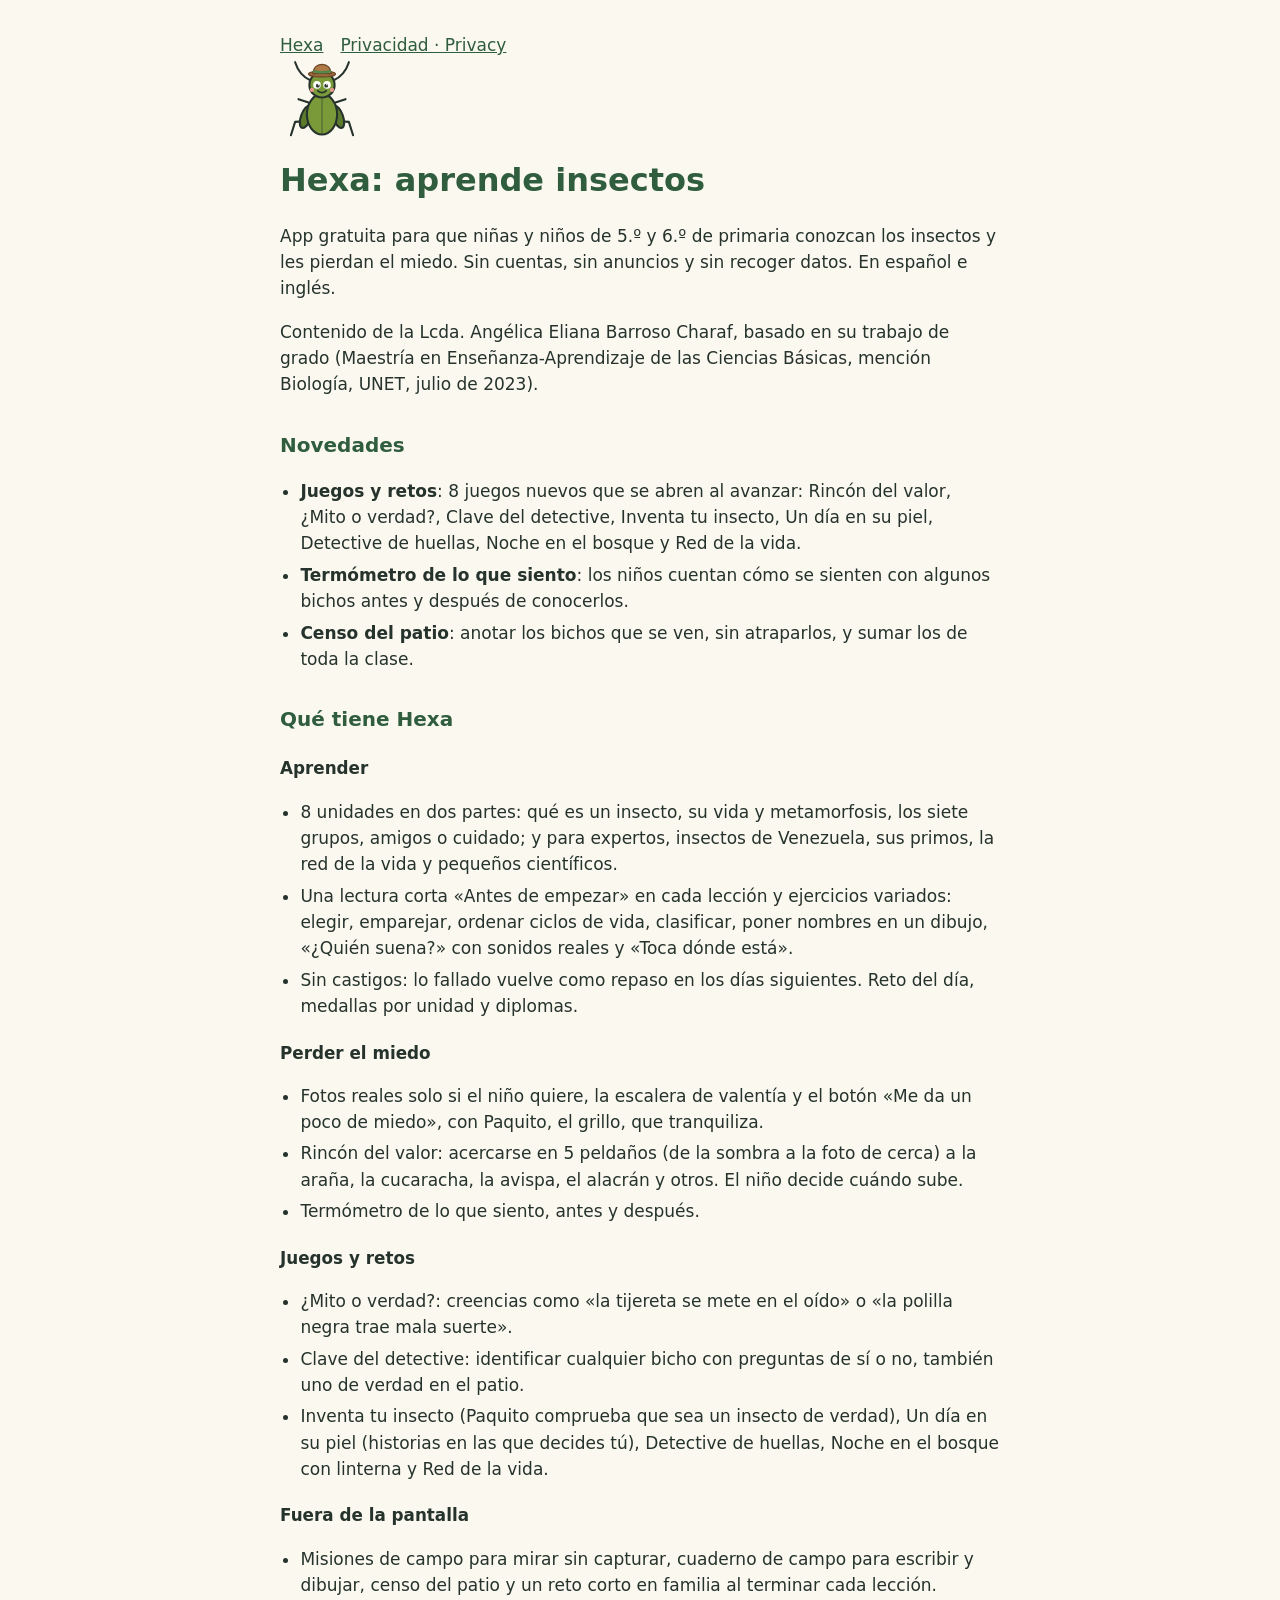
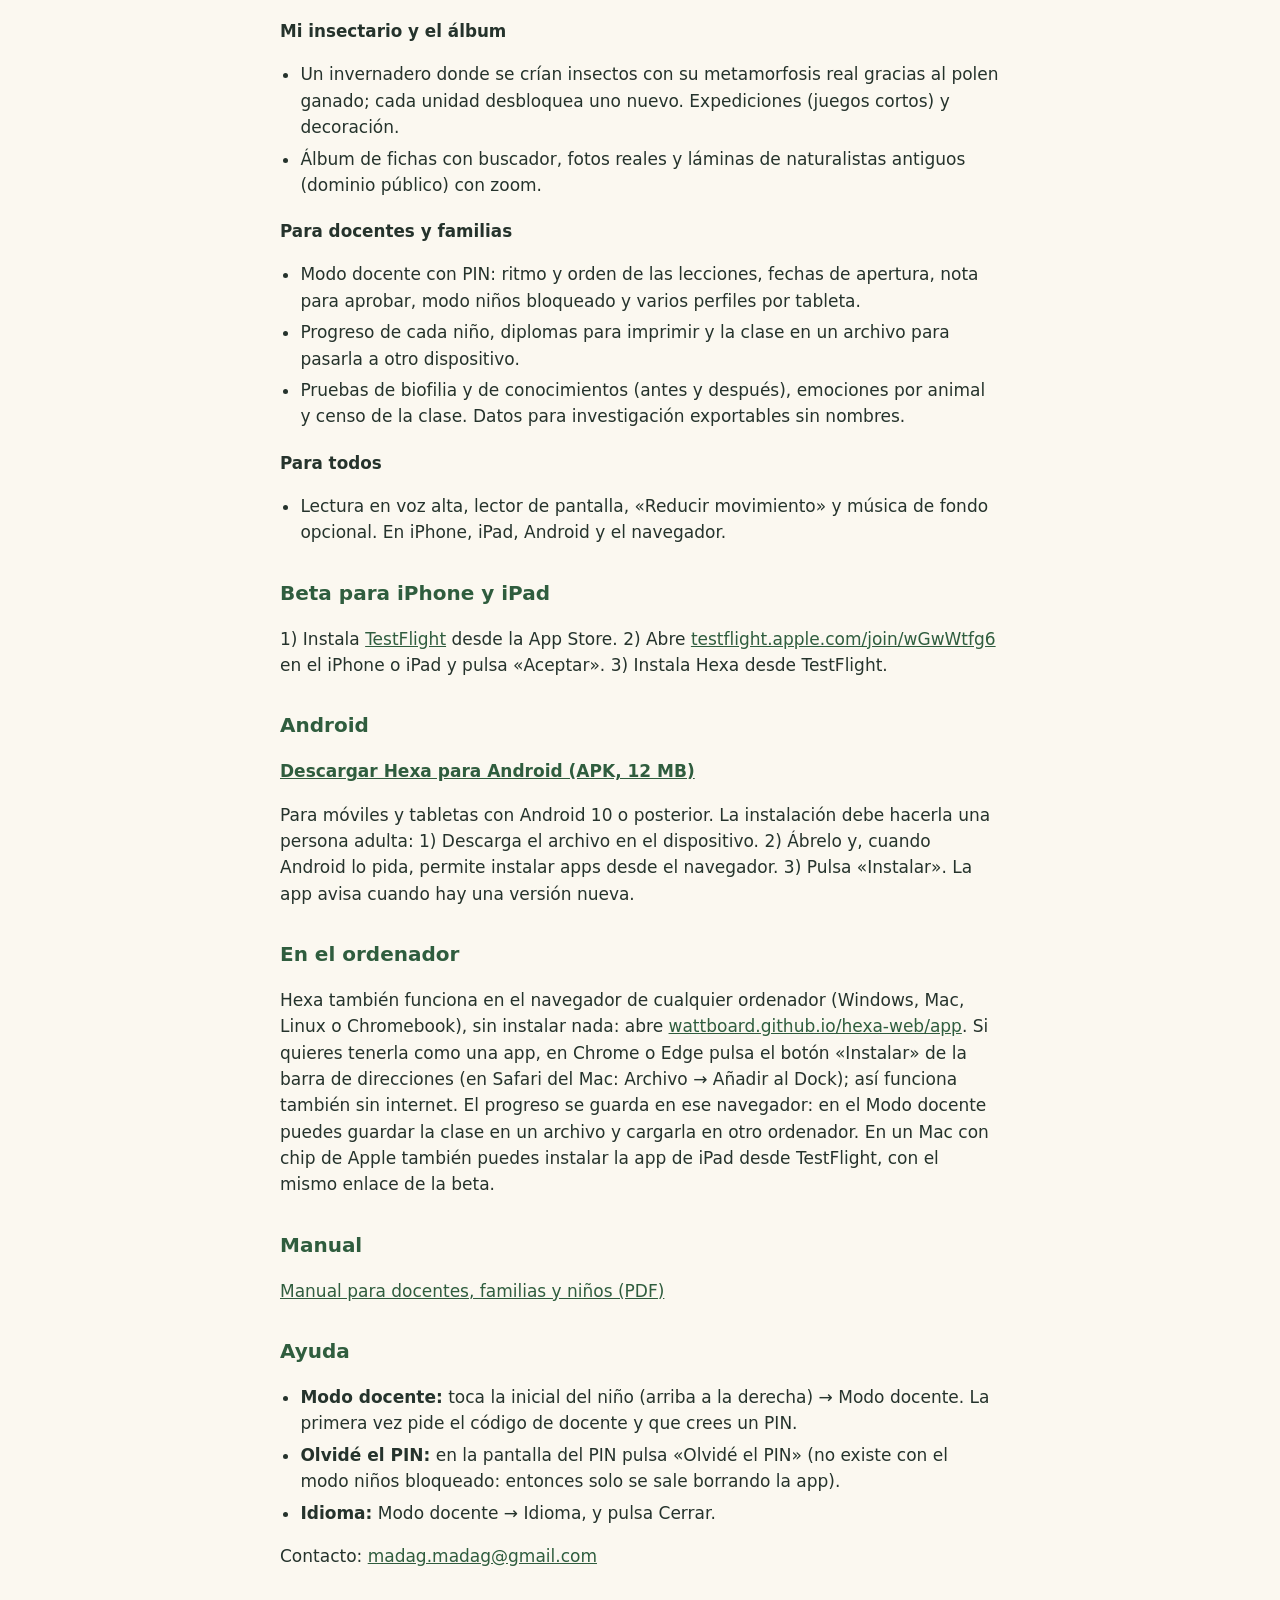
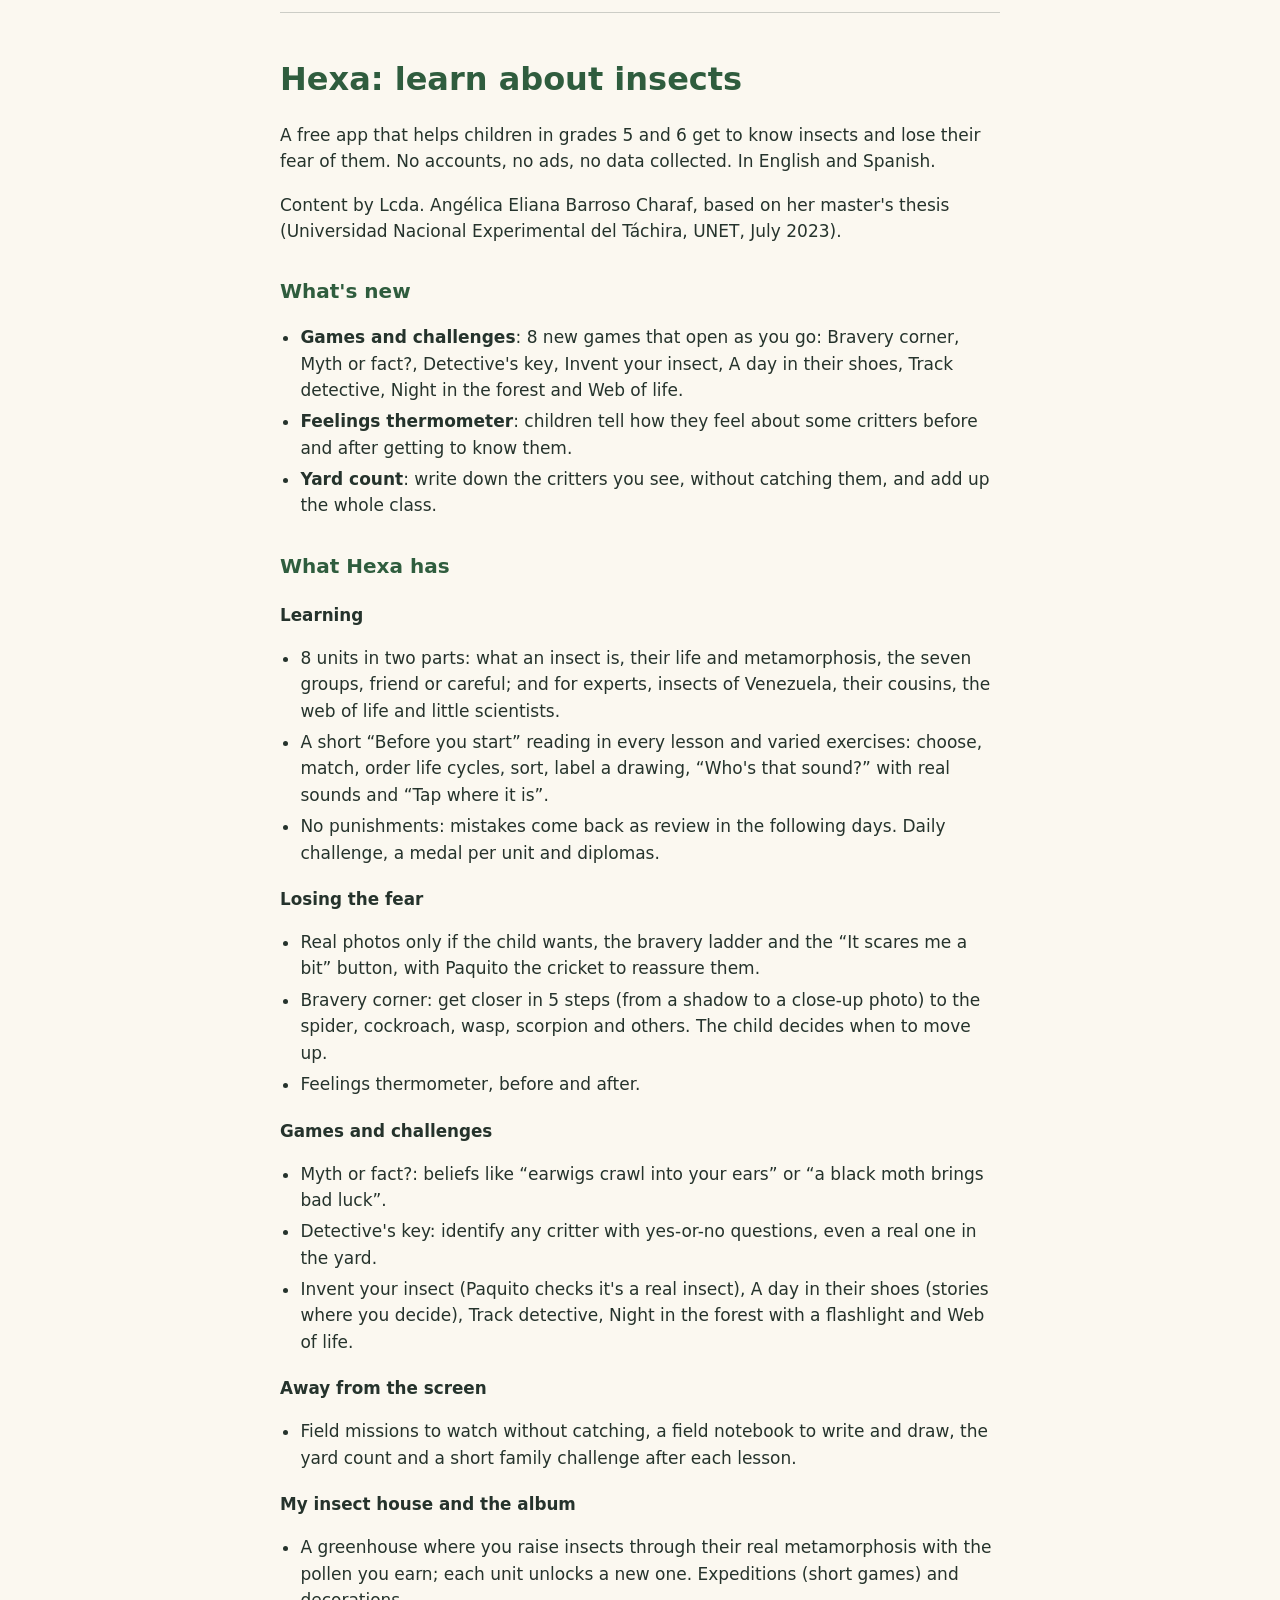
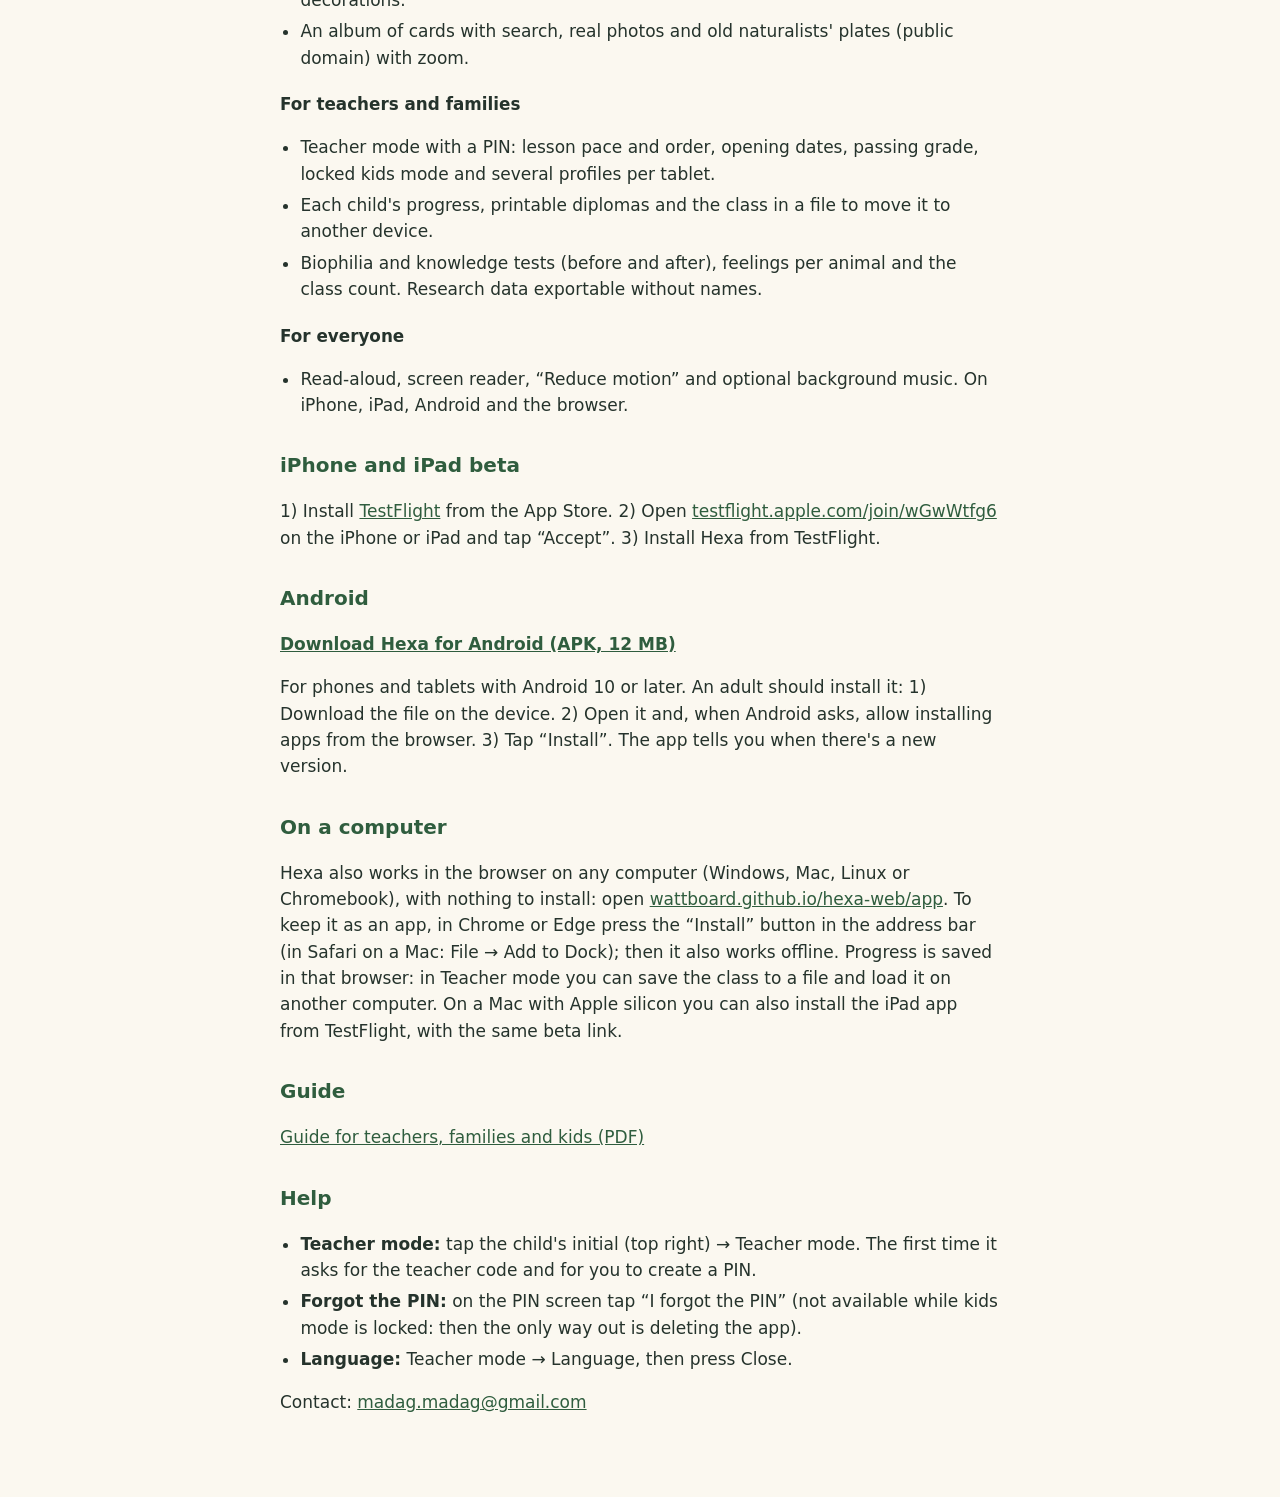
<file: index.html>
<!doctype html><html lang="es"><head><meta charset="utf-8"><meta name="viewport" content="width=device-width,initial-scale=1"><title>Hexa: aprende insectos</title><style>:root{color-scheme:light dark;--bg:#FBF8F0;--fg:#25332C;--mut:#5d6b63;--acc:#2F5D3E}@media(prefers-color-scheme:dark){:root{--bg:#141a16;--fg:#eef2ee;--mut:#9aa8a0;--acc:#8fcf9b}}body{margin:0;background:var(--bg);color:var(--fg);font:17px/1.55 -apple-system,system-ui,sans-serif}main{max-width:720px;margin:0 auto;padding:32px 20px 64px}h1{font-size:2rem;margin:.2em 0;color:var(--acc)}h2{font-size:1.25rem;margin-top:1.6em;color:var(--acc)}a{color:var(--acc)}.mut{color:var(--mut)}hr{border:0;border-top:1px solid var(--mut);opacity:.3;margin:2.5em 0}nav a{margin-right:1em}img.logo{width:84px;height:84px}ul{padding-left:1.2em}li{margin:.3em 0}h3{font-size:1.05rem;margin:1.2em 0 .3em}</style></head><body><main><nav><a href="./">Hexa</a><a href="privacidad.html">Privacidad · Privacy</a></nav><img class="logo" src="paquito.svg" alt="">
<section lang="es"><h1>Hexa: aprende insectos</h1>
<p>App gratuita para que niñas y niños de 5.º y 6.º de primaria conozcan los insectos y les pierdan el miedo. Sin cuentas, sin anuncios y sin recoger datos. En español e inglés.</p>
<p>Contenido de la Lcda. Angélica Eliana Barroso Charaf, basado en su trabajo de grado (Maestría en Enseñanza-Aprendizaje de las Ciencias Básicas, mención Biología, UNET, julio de 2023).</p>
<h2>Novedades</h2><ul>
<li><b>Juegos y retos</b>: 8 juegos nuevos que se abren al avanzar: Rincón del valor, ¿Mito o verdad?, Clave del detective, Inventa tu insecto, Un día en su piel, Detective de huellas, Noche en el bosque y Red de la vida.</li>
<li><b>Termómetro de lo que siento</b>: los niños cuentan cómo se sienten con algunos bichos antes y después de conocerlos.</li>
<li><b>Censo del patio</b>: anotar los bichos que se ven, sin atraparlos, y sumar los de toda la clase.</li></ul>
<h2>Qué tiene Hexa</h2>
<h3>Aprender</h3><ul>
<li>8 unidades en dos partes: qué es un insecto, su vida y metamorfosis, los siete grupos, amigos o cuidado; y para expertos, insectos de Venezuela, sus primos, la red de la vida y pequeños científicos.</li>
<li>Una lectura corta «Antes de empezar» en cada lección y ejercicios variados: elegir, emparejar, ordenar ciclos de vida, clasificar, poner nombres en un dibujo, «¿Quién suena?» con sonidos reales y «Toca dónde está».</li>
<li>Sin castigos: lo fallado vuelve como repaso en los días siguientes. Reto del día, medallas por unidad y diplomas.</li></ul>
<h3>Perder el miedo</h3><ul>
<li>Fotos reales solo si el niño quiere, la escalera de valentía y el botón «Me da un poco de miedo», con Paquito, el grillo, que tranquiliza.</li>
<li>Rincón del valor: acercarse en 5 peldaños (de la sombra a la foto de cerca) a la araña, la cucaracha, la avispa, el alacrán y otros. El niño decide cuándo sube.</li>
<li>Termómetro de lo que siento, antes y después.</li></ul>
<h3>Juegos y retos</h3><ul>
<li>¿Mito o verdad?: creencias como «la tijereta se mete en el oído» o «la polilla negra trae mala suerte».</li>
<li>Clave del detective: identificar cualquier bicho con preguntas de sí o no, también uno de verdad en el patio.</li>
<li>Inventa tu insecto (Paquito comprueba que sea un insecto de verdad), Un día en su piel (historias en las que decides tú), Detective de huellas, Noche en el bosque con linterna y Red de la vida.</li></ul>
<h3>Fuera de la pantalla</h3><ul>
<li>Misiones de campo para mirar sin capturar, cuaderno de campo para escribir y dibujar, censo del patio y un reto corto en familia al terminar cada lección.</li></ul>
<h3>Mi insectario y el álbum</h3><ul>
<li>Un invernadero donde se crían insectos con su metamorfosis real gracias al polen ganado; cada unidad desbloquea uno nuevo. Expediciones (juegos cortos) y decoración.</li>
<li>Álbum de fichas con buscador, fotos reales y láminas de naturalistas antiguos (dominio público) con zoom.</li></ul>
<h3>Para docentes y familias</h3><ul>
<li>Modo docente con PIN: ritmo y orden de las lecciones, fechas de apertura, nota para aprobar, modo niños bloqueado y varios perfiles por tableta.</li>
<li>Progreso de cada niño, diplomas para imprimir y la clase en un archivo para pasarla a otro dispositivo.</li>
<li>Pruebas de biofilia y de conocimientos (antes y después), emociones por animal y censo de la clase. Datos para investigación exportables sin nombres.</li></ul>
<h3>Para todos</h3><ul>
<li>Lectura en voz alta, lector de pantalla, «Reducir movimiento» y música de fondo opcional. En iPhone, iPad, Android y el navegador.</li></ul>
<h2>Beta para iPhone y iPad</h2><p>1) Instala <a href="https://apps.apple.com/app/testflight/id899247664">TestFlight</a> desde la App Store. 2) Abre <a href="https://testflight.apple.com/join/wGwWtfg6">testflight.apple.com/join/wGwWtfg6</a> en el iPhone o iPad y pulsa «Aceptar». 3) Instala Hexa desde TestFlight.</p>
<h2>Android</h2><p><a href="https://github.com/wattboard/hexa-web/releases/latest/download/Hexa.apk"><b>Descargar Hexa para Android (APK, 12 MB)</b></a></p><p>Para móviles y tabletas con Android 10 o posterior. La instalación debe hacerla una persona adulta: 1) Descarga el archivo en el dispositivo. 2) Ábrelo y, cuando Android lo pida, permite instalar apps desde el navegador. 3) Pulsa «Instalar». La app avisa cuando hay una versión nueva.</p>
<h2>En el ordenador</h2><p>Hexa también funciona en el navegador de cualquier ordenador (Windows, Mac, Linux o Chromebook), sin instalar nada: abre <a href="app/">wattboard.github.io/hexa-web/app</a>. Si quieres tenerla como una app, en Chrome o Edge pulsa el botón «Instalar» de la barra de direcciones (en Safari del Mac: Archivo → Añadir al Dock); así funciona también sin internet. El progreso se guarda en ese navegador: en el Modo docente puedes guardar la clase en un archivo y cargarla en otro ordenador. En un Mac con chip de Apple también puedes instalar la app de iPad desde TestFlight, con el mismo enlace de la beta.</p>
<h2>Manual</h2><p><a href="Manual-Hexa-beta.pdf">Manual para docentes, familias y niños (PDF)</a></p>
<h2>Ayuda</h2><ul><li><b>Modo docente:</b> toca la inicial del niño (arriba a la derecha) → Modo docente. La primera vez pide el código de docente y que crees un PIN.</li><li><b>Olvidé el PIN:</b> en la pantalla del PIN pulsa «Olvidé el PIN» (no existe con el modo niños bloqueado: entonces solo se sale borrando la app).</li><li><b>Idioma:</b> Modo docente → Idioma, y pulsa Cerrar.</li></ul>
<p>Contacto: <a href="mailto:madag.madag@gmail.com">madag.madag@gmail.com</a></p></section><hr>
<section lang="en"><h1>Hexa: learn about insects</h1>
<p>A free app that helps children in grades 5 and 6 get to know insects and lose their fear of them. No accounts, no ads, no data collected. In English and Spanish.</p>
<p>Content by Lcda. Angélica Eliana Barroso Charaf, based on her master's thesis (Universidad Nacional Experimental del Táchira, UNET, July 2023).</p>
<h2>What's new</h2><ul>
<li><b>Games and challenges</b>: 8 new games that open as you go: Bravery corner, Myth or fact?, Detective's key, Invent your insect, A day in their shoes, Track detective, Night in the forest and Web of life.</li>
<li><b>Feelings thermometer</b>: children tell how they feel about some critters before and after getting to know them.</li>
<li><b>Yard count</b>: write down the critters you see, without catching them, and add up the whole class.</li></ul>
<h2>What Hexa has</h2>
<h3>Learning</h3><ul>
<li>8 units in two parts: what an insect is, their life and metamorphosis, the seven groups, friend or careful; and for experts, insects of Venezuela, their cousins, the web of life and little scientists.</li>
<li>A short “Before you start” reading in every lesson and varied exercises: choose, match, order life cycles, sort, label a drawing, “Who's that sound?” with real sounds and “Tap where it is”.</li>
<li>No punishments: mistakes come back as review in the following days. Daily challenge, a medal per unit and diplomas.</li></ul>
<h3>Losing the fear</h3><ul>
<li>Real photos only if the child wants, the bravery ladder and the “It scares me a bit” button, with Paquito the cricket to reassure them.</li>
<li>Bravery corner: get closer in 5 steps (from a shadow to a close-up photo) to the spider, cockroach, wasp, scorpion and others. The child decides when to move up.</li>
<li>Feelings thermometer, before and after.</li></ul>
<h3>Games and challenges</h3><ul>
<li>Myth or fact?: beliefs like “earwigs crawl into your ears” or “a black moth brings bad luck”.</li>
<li>Detective's key: identify any critter with yes-or-no questions, even a real one in the yard.</li>
<li>Invent your insect (Paquito checks it's a real insect), A day in their shoes (stories where you decide), Track detective, Night in the forest with a flashlight and Web of life.</li></ul>
<h3>Away from the screen</h3><ul>
<li>Field missions to watch without catching, a field notebook to write and draw, the yard count and a short family challenge after each lesson.</li></ul>
<h3>My insect house and the album</h3><ul>
<li>A greenhouse where you raise insects through their real metamorphosis with the pollen you earn; each unit unlocks a new one. Expeditions (short games) and decorations.</li>
<li>An album of cards with search, real photos and old naturalists' plates (public domain) with zoom.</li></ul>
<h3>For teachers and families</h3><ul>
<li>Teacher mode with a PIN: lesson pace and order, opening dates, passing grade, locked kids mode and several profiles per tablet.</li>
<li>Each child's progress, printable diplomas and the class in a file to move it to another device.</li>
<li>Biophilia and knowledge tests (before and after), feelings per animal and the class count. Research data exportable without names.</li></ul>
<h3>For everyone</h3><ul>
<li>Read-aloud, screen reader, “Reduce motion” and optional background music. On iPhone, iPad, Android and the browser.</li></ul>
<h2>iPhone and iPad beta</h2><p>1) Install <a href="https://apps.apple.com/app/testflight/id899247664">TestFlight</a> from the App Store. 2) Open <a href="https://testflight.apple.com/join/wGwWtfg6">testflight.apple.com/join/wGwWtfg6</a> on the iPhone or iPad and tap “Accept”. 3) Install Hexa from TestFlight.</p>
<h2>Android</h2><p><a href="https://github.com/wattboard/hexa-web/releases/latest/download/Hexa.apk"><b>Download Hexa for Android (APK, 12 MB)</b></a></p><p>For phones and tablets with Android 10 or later. An adult should install it: 1) Download the file on the device. 2) Open it and, when Android asks, allow installing apps from the browser. 3) Tap “Install”. The app tells you when there's a new version.</p>
<h2>On a computer</h2><p>Hexa also works in the browser on any computer (Windows, Mac, Linux or Chromebook), with nothing to install: open <a href="app/">wattboard.github.io/hexa-web/app</a>. To keep it as an app, in Chrome or Edge press the “Install” button in the address bar (in Safari on a Mac: File → Add to Dock); then it also works offline. Progress is saved in that browser: in Teacher mode you can save the class to a file and load it on another computer. On a Mac with Apple silicon you can also install the iPad app from TestFlight, with the same beta link.</p>
<h2>Guide</h2><p><a href="Hexa-beta-guide.pdf">Guide for teachers, families and kids (PDF)</a></p>
<h2>Help</h2><ul><li><b>Teacher mode:</b> tap the child's initial (top right) → Teacher mode. The first time it asks for the teacher code and for you to create a PIN.</li><li><b>Forgot the PIN:</b> on the PIN screen tap “I forgot the PIN” (not available while kids mode is locked: then the only way out is deleting the app).</li><li><b>Language:</b> Teacher mode → Language, then press Close.</li></ul>
<p>Contact: <a href="mailto:madag.madag@gmail.com">madag.madag@gmail.com</a></p></section></main></body></html>
</file>
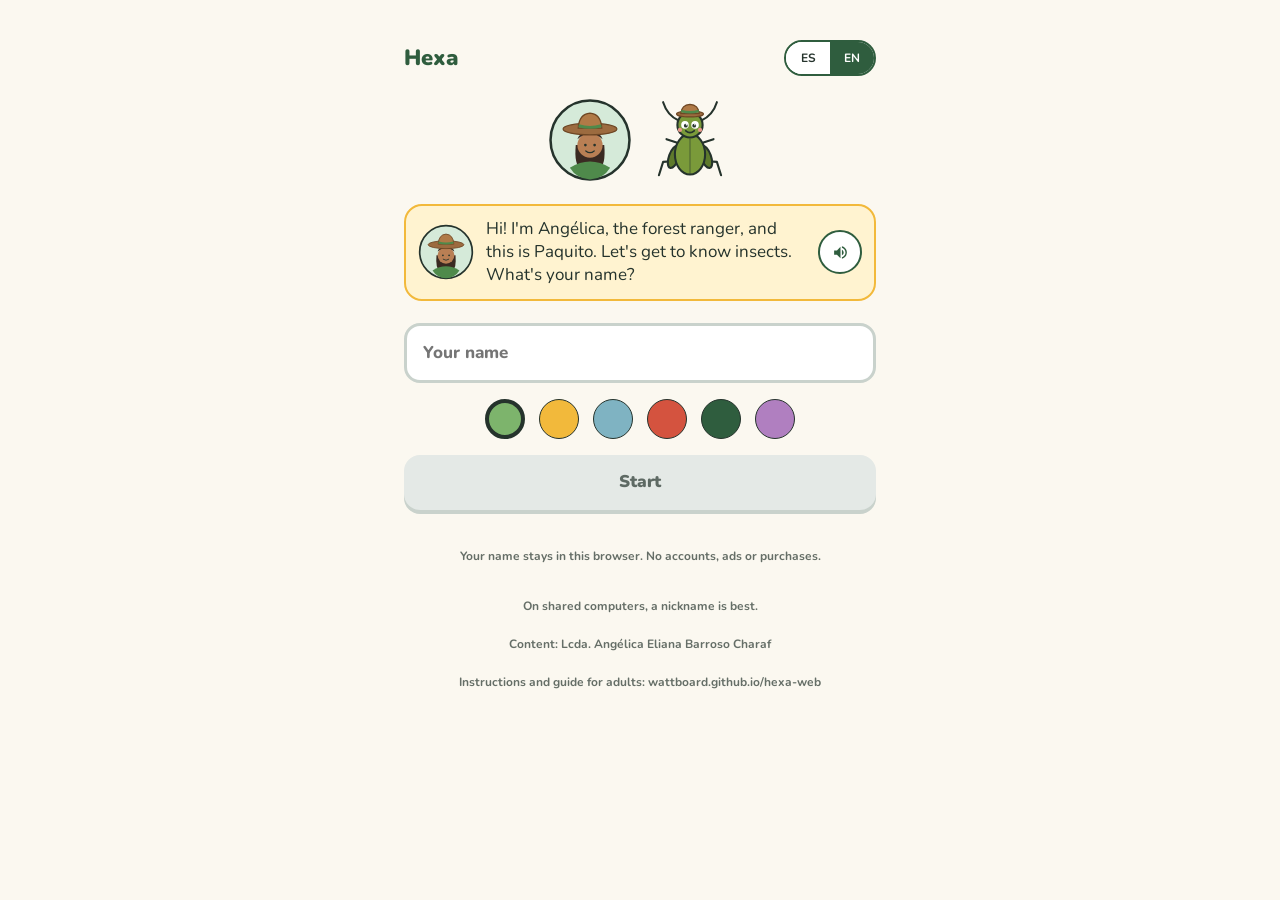
<file: app/index.html>
<!doctype html>
<html lang="es">
<head>
  <meta charset="utf-8">
  <meta name="viewport" content="width=device-width, initial-scale=1, viewport-fit=cover">
  <!-- Privacidad: no se envía la dirección de origen a nadie, y solo se carga lo propio (sin terceros). -->
  <meta name="referrer" content="no-referrer">
  <meta http-equiv="Content-Security-Policy" content="default-src 'self'; script-src 'self'; style-src 'self' 'unsafe-inline'; img-src 'self' data: blob:; font-src 'self'; connect-src 'self' https://wattboard-feedback.zerocoolspain.workers.dev; media-src 'self' blob:; manifest-src 'self'; worker-src 'self'; object-src 'none'; base-uri 'self'; form-action 'self'">
  <title>Hexa: aprende insectos</title>
  <meta name="description" content="Hexa: una app gratuita para que niñas y niños conozcan los insectos y pierdan el miedo. Contenido de la Lcda. Angélica Eliana Barroso Charaf (UNET).">
  <meta name="theme-color" content="#2F5D3E">
  <link rel="manifest" href="./manifest.webmanifest">
  <link rel="icon" href="./icon.svg" type="image/svg+xml">
  <link rel="apple-touch-icon" href="./icon-192.png">
  <script type="module" crossorigin src="./assets/index-Cjug2RDv.js"></script>
  <link rel="stylesheet" crossorigin href="./assets/index-CiJxe5c6.css">
</head>
<body>
  <div id="app"></div>
  <noscript>Hexa necesita JavaScript activado. / Hexa needs JavaScript.</noscript>
</body>
</html>
</file>
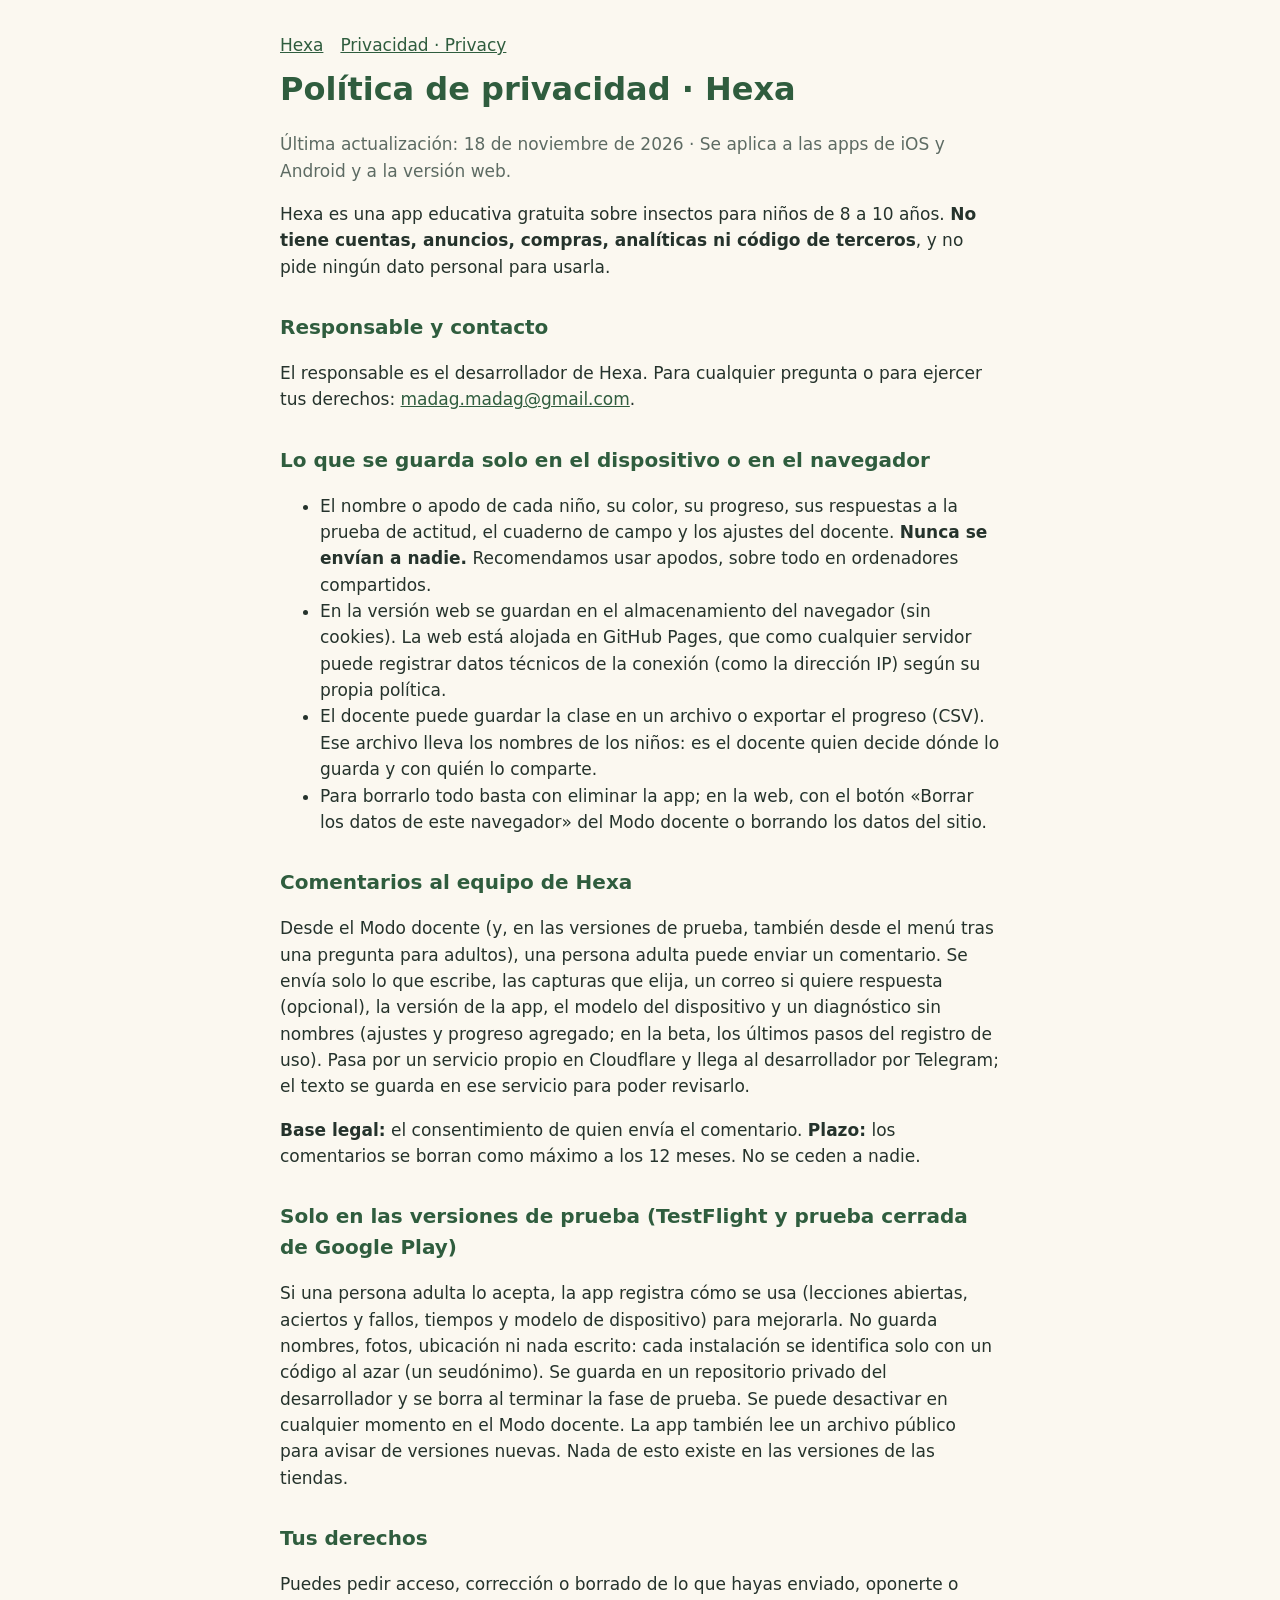
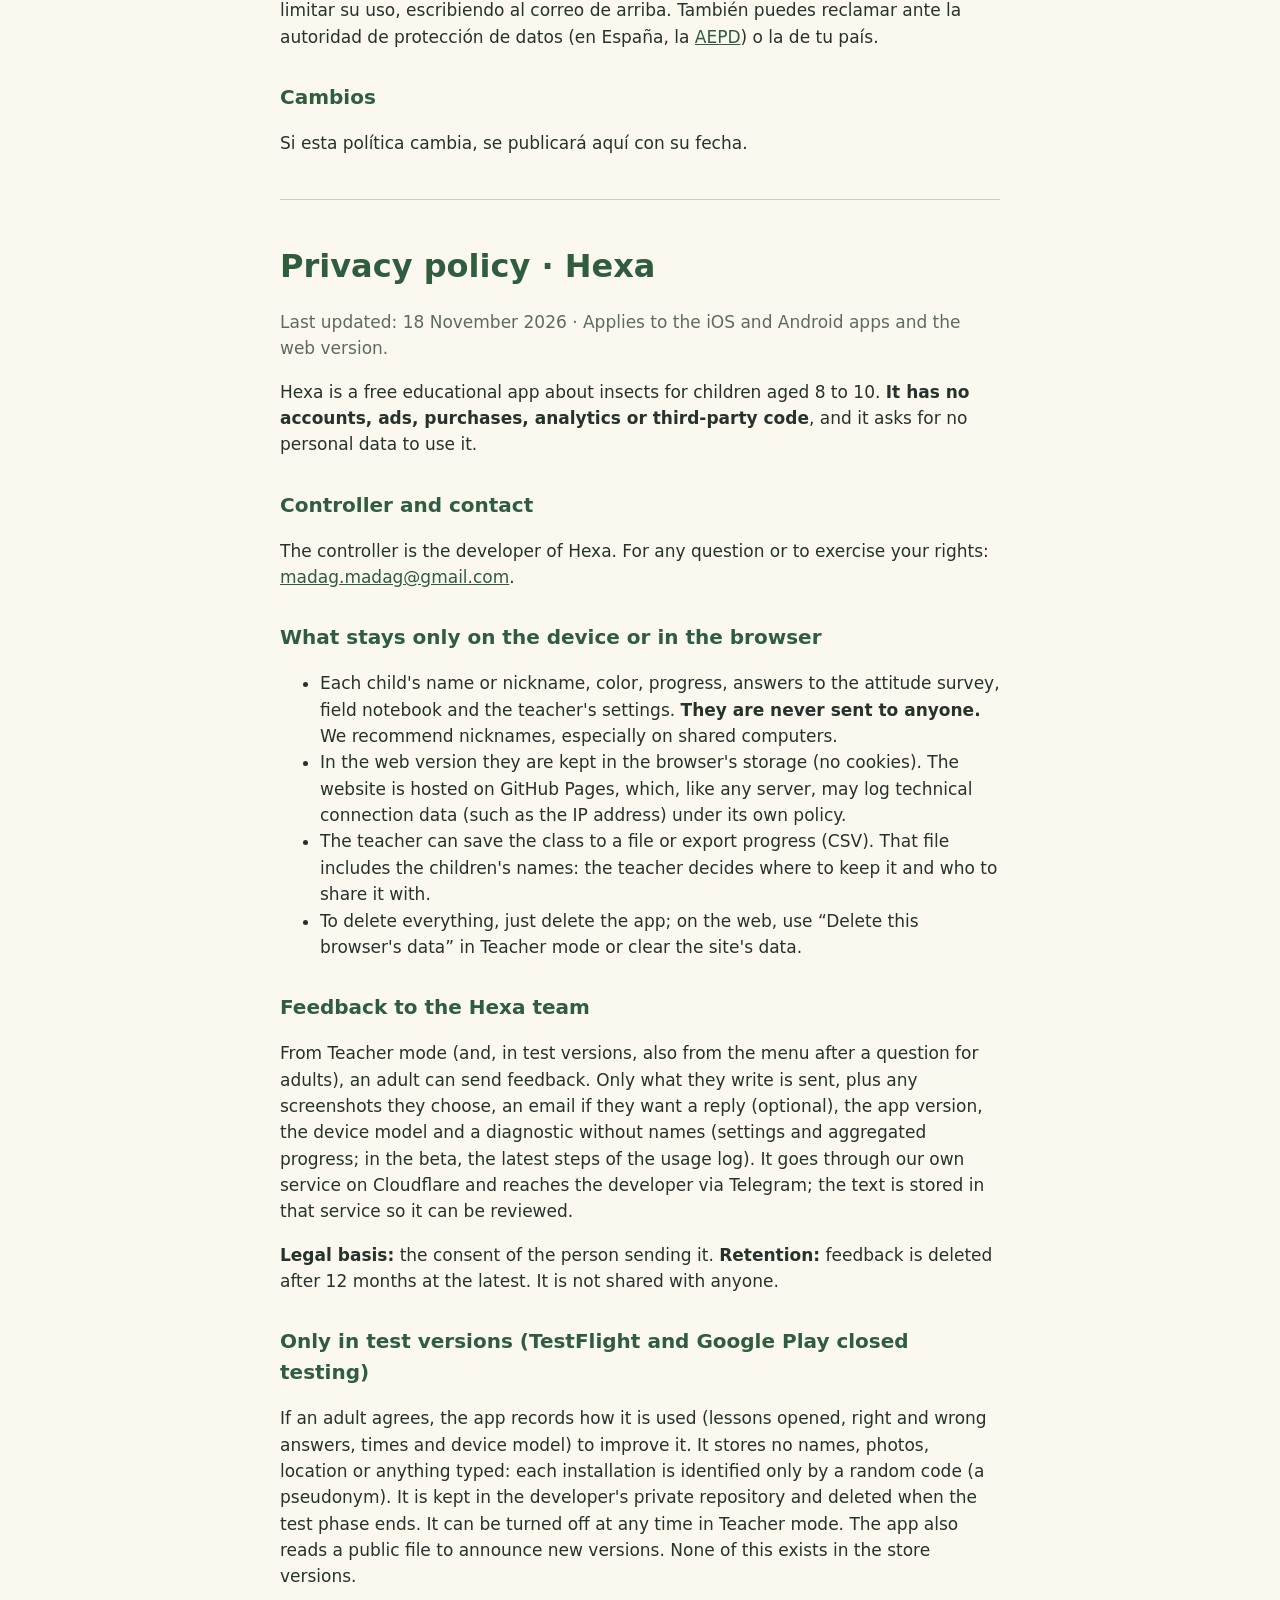
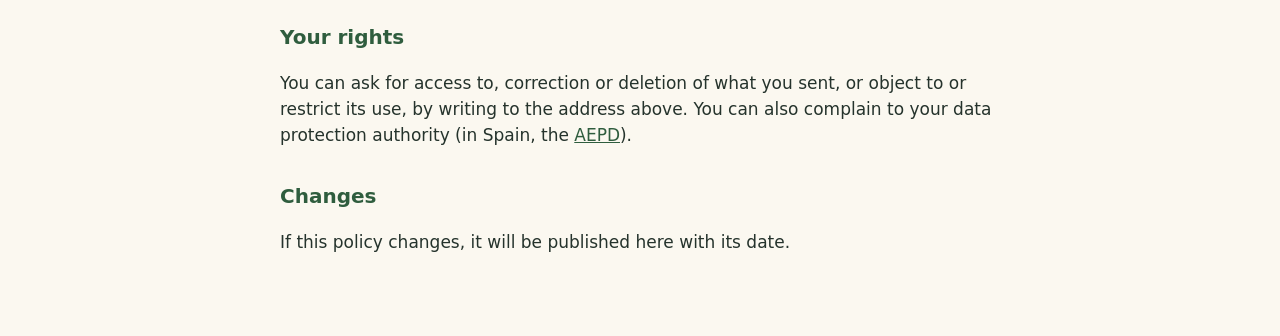
<file: privacidad.html>
<!doctype html><html lang="es"><head><meta charset="utf-8"><meta name="viewport" content="width=device-width,initial-scale=1"><title>Hexa · Privacidad · Privacy</title><style>:root{color-scheme:light dark;--bg:#FBF8F0;--fg:#25332C;--mut:#5d6b63;--acc:#2F5D3E}@media(prefers-color-scheme:dark){:root{--bg:#141a16;--fg:#eef2ee;--mut:#9aa8a0;--acc:#8fcf9b}}body{margin:0;background:var(--bg);color:var(--fg);font:17px/1.55 -apple-system,system-ui,sans-serif}main{max-width:720px;margin:0 auto;padding:32px 20px 64px}h1{font-size:2rem;margin:.2em 0;color:var(--acc)}h2{font-size:1.25rem;margin-top:1.6em;color:var(--acc)}a{color:var(--acc)}.mut{color:var(--mut)}hr{border:0;border-top:1px solid var(--mut);opacity:.3;margin:2.5em 0}nav a{margin-right:1em}img.logo{width:84px;height:84px}</style></head><body><main><nav><a href="./">Hexa</a><a href="privacidad.html">Privacidad · Privacy</a></nav>
<section lang="es"><h1>Política de privacidad · Hexa</h1><p class="mut">Última actualización: 18 de noviembre de 2026 · Se aplica a las apps de iOS y Android y a la versión web.</p>
<p>Hexa es una app educativa gratuita sobre insectos para niños de 8 a 10 años. <strong>No tiene cuentas, anuncios, compras, analíticas ni código de terceros</strong>, y no pide ningún dato personal para usarla.</p>
<h2>Responsable y contacto</h2>
<p>El responsable es el desarrollador de Hexa. Para cualquier pregunta o para ejercer tus derechos: <a href="mailto:madag.madag@gmail.com">madag.madag@gmail.com</a>.</p>
<h2>Lo que se guarda solo en el dispositivo o en el navegador</h2>
<ul><li>El nombre o apodo de cada niño, su color, su progreso, sus respuestas a la prueba de actitud, el cuaderno de campo y los ajustes del docente. <strong>Nunca se envían a nadie.</strong> Recomendamos usar apodos, sobre todo en ordenadores compartidos.</li>
<li>En la versión web se guardan en el almacenamiento del navegador (sin cookies). La web está alojada en GitHub Pages, que como cualquier servidor puede registrar datos técnicos de la conexión (como la dirección IP) según su propia política.</li>
<li>El docente puede guardar la clase en un archivo o exportar el progreso (CSV). Ese archivo lleva los nombres de los niños: es el docente quien decide dónde lo guarda y con quién lo comparte.</li>
<li>Para borrarlo todo basta con eliminar la app; en la web, con el botón «Borrar los datos de este navegador» del Modo docente o borrando los datos del sitio.</li></ul>
<h2>Comentarios al equipo de Hexa</h2>
<p>Desde el Modo docente (y, en las versiones de prueba, también desde el menú tras una pregunta para adultos), una persona adulta puede enviar un comentario. Se envía solo lo que escribe, las capturas que elija, un correo si quiere respuesta (opcional), la versión de la app, el modelo del dispositivo y un diagnóstico sin nombres (ajustes y progreso agregado; en la beta, los últimos pasos del registro de uso). Pasa por un servicio propio en Cloudflare y llega al desarrollador por Telegram; el texto se guarda en ese servicio para poder revisarlo.</p>
<p><strong>Base legal:</strong> el consentimiento de quien envía el comentario. <strong>Plazo:</strong> los comentarios se borran como máximo a los 12 meses. No se ceden a nadie.</p>
<h2>Solo en las versiones de prueba (TestFlight y prueba cerrada de Google Play)</h2>
<p>Si una persona adulta lo acepta, la app registra cómo se usa (lecciones abiertas, aciertos y fallos, tiempos y modelo de dispositivo) para mejorarla. No guarda nombres, fotos, ubicación ni nada escrito: cada instalación se identifica solo con un código al azar (un seudónimo). Se guarda en un repositorio privado del desarrollador y se borra al terminar la fase de prueba. Se puede desactivar en cualquier momento en el Modo docente. La app también lee un archivo público para avisar de versiones nuevas. Nada de esto existe en las versiones de las tiendas.</p>
<h2>Tus derechos</h2>
<p>Puedes pedir acceso, corrección o borrado de lo que hayas enviado, oponerte o limitar su uso, escribiendo al correo de arriba. También puedes reclamar ante la autoridad de protección de datos (en España, la <a href="https://www.aepd.es">AEPD</a>) o la de tu país.</p>
<h2>Cambios</h2><p>Si esta política cambia, se publicará aquí con su fecha.</p>
</section><hr>
<section lang="en"><h1>Privacy policy · Hexa</h1><p class="mut">Last updated: 18 November 2026 · Applies to the iOS and Android apps and the web version.</p>
<p>Hexa is a free educational app about insects for children aged 8 to 10. <strong>It has no accounts, ads, purchases, analytics or third-party code</strong>, and it asks for no personal data to use it.</p>
<h2>Controller and contact</h2>
<p>The controller is the developer of Hexa. For any question or to exercise your rights: <a href="mailto:madag.madag@gmail.com">madag.madag@gmail.com</a>.</p>
<h2>What stays only on the device or in the browser</h2>
<ul><li>Each child's name or nickname, color, progress, answers to the attitude survey, field notebook and the teacher's settings. <strong>They are never sent to anyone.</strong> We recommend nicknames, especially on shared computers.</li>
<li>In the web version they are kept in the browser's storage (no cookies). The website is hosted on GitHub Pages, which, like any server, may log technical connection data (such as the IP address) under its own policy.</li>
<li>The teacher can save the class to a file or export progress (CSV). That file includes the children's names: the teacher decides where to keep it and who to share it with.</li>
<li>To delete everything, just delete the app; on the web, use “Delete this browser's data” in Teacher mode or clear the site's data.</li></ul>
<h2>Feedback to the Hexa team</h2>
<p>From Teacher mode (and, in test versions, also from the menu after a question for adults), an adult can send feedback. Only what they write is sent, plus any screenshots they choose, an email if they want a reply (optional), the app version, the device model and a diagnostic without names (settings and aggregated progress; in the beta, the latest steps of the usage log). It goes through our own service on Cloudflare and reaches the developer via Telegram; the text is stored in that service so it can be reviewed.</p>
<p><strong>Legal basis:</strong> the consent of the person sending it. <strong>Retention:</strong> feedback is deleted after 12 months at the latest. It is not shared with anyone.</p>
<h2>Only in test versions (TestFlight and Google Play closed testing)</h2>
<p>If an adult agrees, the app records how it is used (lessons opened, right and wrong answers, times and device model) to improve it. It stores no names, photos, location or anything typed: each installation is identified only by a random code (a pseudonym). It is kept in the developer's private repository and deleted when the test phase ends. It can be turned off at any time in Teacher mode. The app also reads a public file to announce new versions. None of this exists in the store versions.</p>
<h2>Your rights</h2>
<p>You can ask for access to, correction or deletion of what you sent, or object to or restrict its use, by writing to the address above. You can also complain to your data protection authority (in Spain, the <a href="https://www.aepd.es">AEPD</a>).</p>
<h2>Changes</h2><p>If this policy changes, it will be published here with its date.</p>
</section>
</main></body></html>
</file>
<file: app/assets/index-CiJxe5c6.css>
@font-face{font-family:Nunito;src:url(../fonts/nunito_400.ttf) format("truetype");font-weight:400;font-display:swap}@font-face{font-family:Nunito;src:url(../fonts/nunito_600.ttf) format("truetype");font-weight:600;font-display:swap}@font-face{font-family:Nunito;src:url(../fonts/nunito_700.ttf) format("truetype");font-weight:700;font-display:swap}@font-face{font-family:Nunito;src:url(../fonts/nunito_800.ttf) format("truetype");font-weight:800;font-display:swap}@font-face{font-family:Nunito;src:url(../fonts/nunito_900.ttf) format("truetype");font-weight:900;font-display:swap}:root{--hoja: #7DB46C;--hoja-clara: #DDEEDD;--selva: #2F5D3E;--polen: #F2B93B;--polen-clara: #FFF3D0;--elitro: #D4533F;--elitro-clara: #FBE3DE;--charca: #7FB3C2;--tinta: #25332C;--papel: #FBF8F0;--gris: #C9D2CC;--morado: #B07FC0;--blanco: #fff;--charca-oscuro: #2B6A7F;--charca-claro: #E3F0F4;--elitro-oscuro: #B23A28;color-scheme:light}*{box-sizing:border-box}html,body{margin:0;background:var(--papel);color:var(--tinta)}body{font:400 17px/1.35 Nunito,ui-rounded,system-ui,sans-serif;-webkit-font-smoothing:antialiased}button,input,textarea,select{font:inherit;color:inherit}button{cursor:pointer}img{display:block}:focus-visible{outline:3px solid var(--selva);outline-offset:2px}.title{font-weight:900;font-size:22px;line-height:28px;margin:0}.headline{font-weight:800;font-size:17px;line-height:22px;margin:0}.caption{font-weight:700;font-size:12px;line-height:16px}.muted{color:color-mix(in srgb,var(--tinta) 70%,transparent)}.green{color:var(--selva)}.red{color:var(--elitro-oscuro)}.charca-oscuro{color:var(--charca-oscuro)}.center{text-align:center}.row{display:flex;align-items:center;gap:12px}.col{display:flex;flex-direction:column;gap:16px}.wrap{flex-wrap:wrap}.grow{flex:1;min-width:0}.readable{width:100%;max-width:640px;margin:0 auto}.page{min-height:100dvh;padding:16px 16px calc(24px + env(safe-area-inset-bottom))}.sr{position:absolute;width:1px;height:1px;overflow:hidden;clip:rect(0 0 0 0);white-space:nowrap}.gb-button{position:relative;width:100%;border:0;padding:0 0 4px;background:none}.gb-button>span{display:block;background:var(--selva);color:#fff;font-weight:900;font-size:17px;padding:16px 12px;border-radius:16px;box-shadow:0 4px #00000040;transition:transform .06s,box-shadow .06s}.gb-button:active>span{transform:translateY(4px);box-shadow:0 0 #00000040}.gb-button:disabled>span{background:#e4e9e6;color:color-mix(in srgb,var(--tinta) 70%,transparent);box-shadow:0 4px 0 var(--gris)}.gb-button.red>span{background:var(--elitro-oscuro)}.link{border:0;background:none;font-weight:800;padding:8px;color:color-mix(in srgb,var(--tinta) 70%,transparent)}.card{background:#fff;border:2px solid color-mix(in srgb,var(--tinta) 80%,transparent);border-radius:20px;padding:16px}.bubble{display:flex;align-items:center;gap:12px;background:var(--polen-clara);border:2px solid var(--polen);border-radius:18px;padding:12px}.bubble img{width:56px;height:56px;flex:none}.speak{flex:none;width:44px;height:44px;border-radius:50%;border:2px solid var(--selva);background:#fff;color:var(--selva);display:grid;place-items:center;padding:0}.speak.on{background:var(--selva);color:#fff}.pill{display:inline-flex;align-items:center;gap:8px;border-radius:999px;padding:10px 18px;border:2px solid;font-weight:800}.pill.photo{color:var(--selva);background:var(--hoja-clara);border-color:var(--selva)}.pill.fear{color:var(--elitro-oscuro);background:var(--elitro-clara);border-color:var(--elitro)}.icon{width:1.2em;height:1.2em;fill:currentColor;flex:none}.sheet-back{position:fixed;top:0;right:0;bottom:0;left:0;background:#25332c73;display:flex;align-items:flex-end;justify-content:center;z-index:50}.sheet{background:var(--papel);width:100%;max-width:720px;max-height:94dvh;overflow:auto;border-radius:24px 24px 0 0;padding:20px 16px calc(20px + env(safe-area-inset-bottom));animation:up .2s ease-out}.sheet.full{height:94dvh}@media (min-width: 760px){.sheet-back{align-items:center}.sheet{border-radius:24px}}@keyframes up{0%{transform:translateY(30px)}to{transform:none}}.sheet:focus{outline:none}.sheet-head{display:flex;align-items:center;justify-content:space-between;gap:8px;margin-bottom:12px}.topbar{display:flex;align-items:center;gap:8px}.toolgroup{display:flex;gap:4px;background:#fff;border:1px solid var(--gris);border-radius:999px;padding:4px}.tool{width:44px;height:44px;border:0;background:none;border-radius:50%;color:var(--selva);display:grid;place-items:center}.tool:hover{background:var(--hoja-clara)}.avatar{width:44px;height:44px;border-radius:50%;color:#fff;font-weight:900;display:grid;place-items:center;border:2px solid var(--tinta)}.chip{display:inline-flex;align-items:center;gap:6px;background:#fff;border:2px solid var(--gris);border-radius:999px;padding:6px 12px;font-weight:800;min-height:44px}.unit-card{background:var(--hoja-clara);border:2px solid color-mix(in srgb,var(--tinta) 80%,transparent);border-radius:22px;padding:16px}.node{display:flex;flex-direction:column;align-items:center;gap:6px;background:none;border:0;width:160px}.node .disc{width:84px;height:84px;border-radius:50%;display:grid;place-items:center;border:3px solid var(--tinta);box-shadow:0 5px #00000040;background:#fff}.node.passed .disc{background:var(--selva);color:#fff}.node.current .disc{background:var(--polen)}.node.locked .disc{background:var(--gris)}.node .disc img{width:54px;height:54px}.node .label{font-weight:800;font-size:15px;text-align:center}.progress{height:14px;background:color-mix(in srgb,var(--gris) 60%,transparent);border-radius:999px;overflow:hidden}.progress>div{height:100%;background:var(--hoja);border-radius:999px;transition:width .3s}.option{width:100%;text-align:left;background:#fff;border:2px solid var(--gris);border-radius:16px;padding:14px 16px;font-weight:700;box-shadow:0 3px 0 var(--gris)}.option.sel{border-color:var(--charca);background:color-mix(in srgb,var(--charca) 20%,#fff);box-shadow:0 3px 0 var(--charca)}.option.ok{border-color:var(--selva);background:var(--hoja-clara);box-shadow:0 3px 0 var(--selva)}.option.bad{border-color:var(--elitro-oscuro);background:var(--elitro-clara);box-shadow:0 3px 0 var(--elitro-oscuro)}.tiles{display:grid;grid-template-columns:repeat(auto-fit,minmax(130px,1fr));gap:12px}.tile{background:#fff;border:2px solid var(--gris);border-radius:16px;padding:10px;display:flex;flex-direction:column;align-items:center;gap:6px;font-weight:700}.tile img{width:96px;height:96px}.tile.sel{border-color:var(--charca);background:color-mix(in srgb,var(--charca) 20%,#fff)}.tile.ok{border-color:var(--selva);background:var(--hoja-clara)}.tile.bad{border-color:var(--elitro-oscuro);background:var(--elitro-clara)}.tile.missed{border:2px dashed var(--selva)}.feedback{border-radius:18px;padding:16px;border:2px solid}.feedback.ok{background:var(--hoja-clara);border-color:var(--selva)}.feedback.bad{background:var(--charca-claro);border-color:var(--charca-oscuro)}.feedback-bar{padding:14px 16px;position:sticky;bottom:0;background:var(--hoja-clara)}.feedback-bar.bad{background:var(--charca-claro)}.feedback-bar h3:focus{outline:none}.feedback-bar h3:focus-visible{outline:3px solid var(--selva)}.bin{border:3px dashed color-mix(in srgb,var(--selva) 60%,transparent);border-radius:18px;background:color-mix(in srgb,var(--hoja-clara) 60%,#fff);padding:14px;text-align:left;width:100%}.blank{display:inline-block;min-width:70px;min-height:44px;border-bottom:3px solid var(--selva);text-align:center;font-weight:800;padding:0 6px}.reading{background:#fff;border:2px solid color-mix(in srgb,var(--selva) 50%,transparent);border-radius:20px;padding:16px}.pics{display:grid;gap:12px}.pic{background:color-mix(in srgb,var(--selva) 8%,#fff);border-radius:14px;padding:8px;display:flex;flex-direction:column;align-items:center;gap:6px;text-align:center;white-space:pre-line}.pic img{height:90px;width:100%;object-fit:contain}.album{display:grid;grid-template-columns:repeat(auto-fill,minmax(150px,1fr));gap:14px}.album-card{background:#fff;border:2px solid var(--gris);border-radius:18px;padding:12px;display:flex;flex-direction:column;align-items:center;gap:6px}.album-card.open{border-color:var(--selva)}.album-card img{width:90px;height:90px}.form{background:#fff;border-radius:14px;border:1px solid var(--gris);overflow:hidden}.form>*+*{border-top:1px solid color-mix(in srgb,var(--gris) 60%,transparent)}.form-row{display:flex;align-items:center;gap:12px;padding:12px 14px;min-height:48px;width:100%;background:none;border-left:0;border-right:0;border-bottom:0;text-align:left}.form-head{font-weight:800;font-size:13px;text-transform:uppercase;letter-spacing:.04em;color:color-mix(in srgb,var(--tinta) 70%,transparent);margin:18px 4px 6px}.form-foot{font-size:13px;color:color-mix(in srgb,var(--tinta) 70%,transparent);margin:6px 4px 0}.switch{-webkit-appearance:none;-moz-appearance:none;appearance:none;width:46px;height:28px;border-radius:999px;background:var(--gris);position:relative;flex:none;transition:background .15s}.switch:after{content:"";position:absolute;top:3px;left:3px;width:22px;height:22px;border-radius:50%;background:#fff;transition:left .15s}.switch:checked{background:var(--selva)}.switch:checked:after{left:21px}.input{width:100%;border:1.5px solid var(--gris);border-radius:12px;padding:10px 12px;background:#fff}.pin{font-size:32px;letter-spacing:.5em;text-align:center}.canvas{width:100%;aspect-ratio:4/3;background:#fff;border:2px solid color-mix(in srgb,var(--selva) 50%,transparent);border-radius:16px;touch-action:none;display:block}.locked-art{opacity:.25}.label-art{position:absolute;top:0;left:0;width:58%!important;height:auto!important;aspect-ratio:1}.chip.ok{border-color:var(--selva);background:var(--hoja-clara)}.chip.bad{border-color:var(--elitro-oscuro);background:var(--elitro-clara)}.chip:disabled.muted{background:color-mix(in srgb,var(--gris) 40%,#fff)}button:disabled{cursor:default}.option:disabled,.tile:disabled{opacity:1;color:inherit}@keyframes breathe{0%{transform:scale(1)}to{transform:scale(1.12)}}.breathing{animation:breathe .8s ease-in-out infinite alternate}@media (prefers-reduced-motion: reduce){.breathing,.sheet{animation:none}.progress>div,.gb-button>span{transition:none}}.mark{display:inline-grid;place-items:center;flex:none;width:24px;height:24px;border-radius:50%;color:#fff;vertical-align:middle}.mark.ok{background:var(--selva)}.mark.bad{background:var(--elitro-oscuro)}.mark .icon{width:16px;height:16px}.option .mark{float:right;margin-left:8px}.tile,.option{position:relative}.tile>.mark{position:absolute;top:6px;left:6px}.tool.labeled{width:auto;min-width:52px;height:auto;min-height:44px;border-radius:16px;display:flex;flex-direction:column;align-items:center;justify-content:center;gap:1px;padding:4px 6px}.tool-label{font-size:11px;font-weight:800;line-height:13px}.stat-label{font-size:13px;font-weight:700}.medal{display:inline-grid;place-items:center;flex:none;border-radius:50%;border:2px dashed var(--gris);background:transparent;font-weight:900;color:var(--tinta)}.medal.earned{border:2px solid #B8860B;background:radial-gradient(circle at 35% 30%,#FFE38A,var(--polen) 60%,#D99A1E);box-shadow:0 2px #0003}@keyframes pop{0%{transform:scale(.6);opacity:0}70%{transform:scale(1.06);opacity:1}to{transform:none}}.pop{animation:pop .6s ease-out}.diploma{width:100%;background:var(--papel);border:5px solid var(--selva);outline:2px solid var(--polen);outline-offset:-11px;border-radius:22px;padding:26px 20px;gap:10px}.confetti{position:fixed;top:0;right:0;bottom:0;left:0;pointer-events:none;overflow:hidden;z-index:0}.confetti i{position:absolute;top:-20px;width:10px;height:14px;border-radius:3px;opacity:.8;animation:fall linear infinite}@keyframes fall{to{transform:translateY(110vh) rotate(540deg)}}.pollen-chip{background:var(--polen-clara);border-color:var(--polen);font-size:15px;padding:4px 10px;min-height:40px}.house-frame{position:relative;flex:none;overflow:hidden;isolation:isolate;border-radius:22px;touch-action:none;user-select:none;-webkit-user-select:none;-webkit-touch-callout:none}.house-frame:after{content:"";position:absolute;top:0;right:0;bottom:0;left:0;border:2px solid color-mix(in srgb,var(--tinta) 80%,transparent);border-radius:22px;pointer-events:none;z-index:400}.house-scene{position:absolute;background:#dceff3;touch-action:none}.house-scene.drop:after{content:"";position:absolute;top:0;right:0;bottom:0;left:0;box-shadow:inset 0 0 0 4px var(--polen);pointer-events:none;z-index:170}.house-bg{position:absolute;top:0;right:0;bottom:0;left:0;width:100%;height:100%;object-fit:fill;pointer-events:none}.decor,.bug{position:absolute;width:max(44px,calc(var(--s) * var(--base)));height:max(44px,calc(var(--s) * var(--base)));transform:translate(-50%,-50%);padding:0;border:0;background:transparent;display:grid;place-items:center;touch-action:none;-webkit-user-select:none;user-select:none;-webkit-touch-callout:none}.decor img,.bug img{width:calc(var(--s) * var(--base));height:calc(var(--s) * var(--base));object-fit:contain;pointer-events:none}.decor{cursor:grab;border-radius:14px;border:2px solid transparent}.decor.fresh img{animation:pop .6s ease-out}.decor.sel{border:2px dashed var(--charca-oscuro);background:color-mix(in srgb,#fff 35%,transparent)}.rotate-handle{position:absolute;z-index:160;width:36px;height:36px;transform:translate(-50%,-50%);border-radius:50%;background:#fff;border:2px solid var(--charca-oscuro);color:var(--charca-oscuro);display:grid;place-items:center;cursor:grab;touch-action:none;box-shadow:0 2px 6px #0003}.rotate-handle .icon{width:22px;height:22px}.warm{position:absolute;top:-25%;right:-25%;bottom:-25%;left:-25%;border-radius:50%;background:radial-gradient(circle,#ffe48c,#ffe48c00 65%);opacity:0;animation:warm 1.6s ease-in-out infinite;pointer-events:none}.body.beat img{animation:beat 1.6s ease-in-out infinite}@keyframes beat{0%,15%,25%,40%,to{transform:scale(1)}7.5%,32.5%{transform:scale(1.05)}}@keyframes warm{0%,15%,25%,40%,to{opacity:0}7.5%,32.5%{opacity:.35}}@keyframes warm-slow{0%{opacity:.08}to{opacity:.3}}.decor.dragging{cursor:grabbing;z-index:150!important;filter:drop-shadow(0 6px 8px #0003)}.decor:focus-visible,.bug:focus-visible{outline:3px dashed var(--charca-oscuro);outline-offset:2px}.bug{cursor:pointer}.bug .egg-name{position:absolute;left:50%;top:100%;transform:translate(-50%,-20%);white-space:nowrap;font-size:11px;font-weight:700;color:var(--tinta);background:#ffffffd9;border-radius:8px;padding:0 5px;pointer-events:none}.bug.sel img{filter:drop-shadow(0 0 2px #fff) drop-shadow(0 0 4px var(--charca-oscuro))}.bug .react,.bug .orient,.bug .body{display:grid;place-items:center;position:relative}.halo{position:absolute;top:-30%;right:-30%;bottom:-30%;left:-30%;border-radius:50%;background:radial-gradient(circle,#b2ff78d9,#b2ff7800 65%);animation:halo 2.2s ease-in-out infinite;pointer-events:none}.halo.soft{opacity:.5}@keyframes halo{0%,to{transform:scale(.85);opacity:.55}50%{transform:scale(1.1);opacity:1}}@keyframes flutter{0%,to{transform:scaleX(1) translateY(0)}50%{transform:scaleX(.8) translateY(-4%)}}@keyframes sway{0%,to{transform:rotate(-3deg)}50%{transform:rotate(3deg)}}@keyframes hopping{0%,to{transform:translateY(0)}40%{transform:translateY(-40%)}}@keyframes wobble{0%,to{transform:rotate(-4deg)}50%{transform:rotate(4deg)}}.body.fly{animation:flutter .55s ease-in-out infinite}.body.fly.fast{animation-duration:.18s}.body.still{animation:sway 3.2s ease-in-out infinite;transform-origin:50% 85%}.bug.moving .body.walk{animation:wobble .7s ease-in-out infinite}@keyframes r-spin{0%,to{transform:none}25%{transform:translate(45%,-40%) rotate(18deg)}50%{transform:translateY(-85%)}75%{transform:translate(-45%,-40%) rotate(-18deg)}}@keyframes r-hop{0%,to{transform:none}40%{transform:translateY(-110%)}}@keyframes r-turn{0%{transform:none}25%{transform:scaleX(-1)}70%{transform:scaleX(-1) translate(-30%)}to{transform:none}}@keyframes r-shake{0%,to{transform:none}20%{transform:rotate(-12deg)}40%{transform:rotate(10deg)}60%{transform:rotate(-8deg)}80%{transform:rotate(5deg)}}@keyframes r-scale{50%{transform:scale(1.15)}}@keyframes r-glow{0%,to{transform:scale(1);opacity:.7}40%{transform:scale(1.9);opacity:1}}.react.r-spin{animation:r-spin .9s ease-in-out}.react.r-hop{animation:r-hop .6s ease-out}.react.r-turn{animation:r-turn 1.3s ease-in-out}.react.r-shake{animation:r-shake .5s ease-in-out}.react.r-scale{animation:r-scale .4s ease-in-out}.react.r-glow{animation:r-scale 1.2s ease-in-out}.react.r-glow .halo{animation:r-glow 1.2s ease-in-out}.house-note{position:absolute;top:8px;left:8px;right:8px;z-index:200;max-width:560px;margin-inline:auto}.house-note .bubble{padding:8px 36px 8px 8px;gap:8px;font-size:15px;line-height:1.3;box-shadow:0 4px 12px #0002}.house-note .bubble img{width:40px;height:40px}.note-close{flex:none;width:36px;height:36px;border-radius:50%;border:0;background:transparent;display:grid;place-items:center;color:var(--tinta);padding:0}.house-note>.note-close{position:absolute;top:2px;right:2px}.house-card{position:absolute;left:8px;right:8px;bottom:8px;z-index:200;max-width:560px;margin-inline:auto;background:#fff;border:2px solid var(--charca-oscuro);border-radius:18px;padding:8px 10px;display:flex;flex-direction:column;gap:6px;box-shadow:0 6px 16px #0003}.decor-tools .tool{width:40px;height:40px}.feed-btn{border:0;border-radius:14px;background:var(--selva);color:#fff;font-weight:900;padding:10px 12px;min-height:44px;box-shadow:0 3px #00000040}.feed-btn:active{transform:translateY(3px);box-shadow:none}.house-adopt{position:absolute;left:12px;right:12px;top:50%;transform:translateY(-50%);z-index:210;max-width:520px;margin-inline:auto;box-shadow:0 8px 20px #0003;align-items:center;gap:10px;max-height:calc(100% - 16px);overflow:auto}.house-adopt.small{left:8px;right:8px;padding:10px;gap:6px}.house-adopt.small .title{font-size:15px;line-height:19px}.house-adopt.small .input{padding-top:6px;padding-bottom:6px}.house-adopt.small .gb-button>span{padding:10px 8px;font-size:15px}.house-adopt .title{font-size:19px;line-height:24px}.stock-item{flex:none;width:52px;height:52px;border:2px solid var(--gris);border-radius:12px;background:var(--papel);display:grid;place-items:center;padding:0;touch-action:pan-x;user-select:none;-webkit-user-select:none;-webkit-touch-callout:none;cursor:grab}.stock-item.lifted{opacity:.35}.sheet.house{max-width:none;height:100dvh;max-height:100dvh;border-radius:0;padding:0 0 env(safe-area-inset-bottom);display:flex;flex-direction:column;overflow:hidden}.house-head{display:flex;align-items:center;gap:6px;width:100%;padding:6px 12px;flex:none}.house-head h2{flex:1 1 auto;min-width:0;white-space:nowrap;overflow:hidden;text-overflow:ellipsis}.house-body{flex:1;min-height:0;width:100%;display:flex;justify-content:center;align-items:flex-start;overflow-x:hidden;overflow-y:auto}.house-col{display:flex;flex-direction:column;align-items:center;gap:6px;padding-top:4px}.house-bar{display:flex;flex-direction:column;gap:6px}.house-col .stock-row{height:52px;display:flex;align-items:center;gap:6px;overflow-x:auto;overflow-y:hidden;scrollbar-width:none;flex:none}.rotate-hint{margin:0;font-size:12px;line-height:15px}.house-bar .rotate-hint{display:-webkit-box;-webkit-line-clamp:2;-webkit-box-orient:vertical;overflow:hidden}.col-buttons{display:flex;gap:8px;flex:none}.col-buttons .bar-btn{flex:1;min-width:0}.house-side{display:flex;gap:12px;padding:6px 12px;align-items:flex-start}.house-aside{flex:none;display:flex;flex-direction:column;gap:8px;min-height:0;overflow-y:auto;scrollbar-width:none}.house-aside .headline{margin:0}.house-aside>*{flex:none}.stock-grid>.caption{grid-column:1 / -1}.stock-grid{display:grid;gap:4px;align-content:start;flex:none}.stock-grid .stock-item{touch-action:pan-y}.house-aside .pollen-chip{white-space:nowrap}.aside-buttons{display:flex;flex-direction:column;gap:8px;flex:none;padding-top:4px}.aside-buttons .bar-btn{width:100%}.bar-btn{border:0;border-radius:12px;color:#fff;display:flex;align-items:center;justify-content:center;font-weight:700;font-size:15px;line-height:18px;height:36px;padding:0 8px;white-space:nowrap;overflow:hidden;text-overflow:ellipsis;box-shadow:0 2px #00000040}.bar-btn:active{transform:translateY(2px);box-shadow:none}.drag-ghost{position:fixed;z-index:1000;pointer-events:none;transform:translate(-50%,-50%);filter:drop-shadow(0 8px 10px #0004)}.raise-row{display:flex;align-items:center;gap:12px;background:#fff;border:2px solid var(--gris);border-radius:16px;padding:8px 12px}.raise-row.locked{background:color-mix(in srgb,var(--gris) 20%,#fff)}.raise-row.locked img{filter:grayscale(.8);opacity:.6}.adopt-chip{background:var(--hoja-clara);border-color:var(--selva);color:var(--selva);flex:none}.game-grid{display:grid;gap:10px;width:100%}.game-grid.three{grid-template-columns:repeat(3,1fr);max-width:360px}.game-grid.five{grid-template-columns:repeat(5,1fr)}.game-cell{position:relative;aspect-ratio:1;background:#fff;border:2px solid var(--gris);border-radius:16px;display:grid;place-items:center;padding:4px}.game-cell.found{border-color:var(--selva);background:var(--hoja-clara)}.game-cell.lifted{background:color-mix(in srgb,var(--gris) 25%,#fff)}.game-cell>.mark{position:absolute;top:6px;right:6px}.card-flip{background:var(--hoja-clara)}.card-flip.up{background:#fff}@keyframes wiggle{0%,to{transform:none}25%{transform:rotate(-6deg)}75%{transform:rotate(6deg)}}.wiggle{animation:wiggle .35s ease-in-out}.tour{position:fixed;top:0;right:0;bottom:0;left:0;z-index:60}.tour-dim{position:fixed;top:0;right:0;bottom:0;left:0;background:#141c189e}.tour-hole{position:fixed;border-radius:18px;box-shadow:0 0 0 9999px #141c189e;outline:3px solid var(--polen);transition:top .25s,left .25s,width .25s,height .25s;pointer-events:none}.tour-bubble{position:fixed;left:16px;right:16px;max-width:520px;margin:0 auto;background:var(--polen-clara);border:2px solid var(--polen);border-radius:18px;padding:14px;display:flex;flex-direction:column;gap:12px;box-shadow:0 8px 24px #00000040}.overview{border-collapse:collapse;width:100%;font-size:15px}.overview th,.overview td{padding:10px 12px;text-align:center;border-bottom:1px solid color-mix(in srgb,var(--gris) 60%,transparent);white-space:nowrap}.overview th[scope=row]{text-align:left}.overview td:last-child{text-align:left;font-size:13px}@media (prefers-reduced-motion: reduce){.pop,.wiggle,.decor.fresh img,.body.fly,.body.still,.bug.moving .body.walk,.halo{animation:none}.bug{transition:none!important}.body.beat img{animation:none}.warm{animation:warm-slow 3.2s ease-in-out infinite alternate}.react.r-glow .halo{animation:r-scale 1.2s ease-in-out}.confetti{display:none}.tour-hole{transition:none}}.spot-art{position:relative;width:100%;max-width:420px;aspect-ratio:1;background:#fff;border:2px solid var(--gris);border-radius:20px;overflow:hidden;cursor:crosshair;touch-action:manipulation}.spot-art>img{width:100%;height:100%;object-fit:contain;display:block;pointer-events:none;-webkit-user-select:none;user-select:none}.spot-grid{position:absolute;top:0;right:0;bottom:0;left:0;display:grid;grid-template-columns:repeat(3,1fr);grid-template-rows:repeat(3,1fr);pointer-events:none}.spot-grid>button{background:transparent;border:0;pointer-events:none}.spot-grid>button:focus-visible{outline:3px dashed var(--charca);outline-offset:-3px}.spot-grid>button[aria-pressed=true]:focus-visible{background:color-mix(in srgb,var(--charca) 15%,transparent)}.spot-pin{position:absolute;width:30px;height:30px;margin:-15px 0 0 -15px;border-radius:50%;background:var(--charca);border:3px solid #fff;box-shadow:0 2px 6px #0004;display:grid;place-items:center;pointer-events:none}.spot-pin.ok,.spot-pin.bad{background:transparent;border:0;box-shadow:none}.spot-pin .mark{width:30px;height:30px;border:3px solid #fff;box-shadow:0 2px 6px #0004}.spot-zone{position:absolute;border-radius:50%;border:4px solid var(--selva);background:color-mix(in srgb,var(--hoja) 30%,transparent);pointer-events:none;box-sizing:border-box}.sound-button>span{display:flex;align-items:center;justify-content:center;gap:10px;background:var(--charca-oscuro);font-size:20px;padding:18px 12px}.sound-button .icon{width:28px;height:28px}.family-card{background:var(--hoja-clara);border-color:var(--selva);width:100%}.part-card{background:var(--polen-clara);border:2px solid var(--polen);border-radius:22px;padding:16px;width:100%}.medal-rows{display:flex;flex-direction:column;gap:4px}.plate-viewer{background:var(--papel)}.plate-frame{width:100%;overflow:hidden;border-radius:16px;border:2px solid color-mix(in srgb,var(--tinta) 30%,transparent);background:#f4eedf;touch-action:none;display:flex;justify-content:center}.plate-frame>img{max-width:100%;max-height:62vh;object-fit:contain;display:block;-webkit-user-select:none;user-select:none;transition:transform .25s;transform-origin:center}.plate-frame>img.zoomed{transition:none}.plate-dot{width:14px;height:14px;min-width:14px;padding:0;border-radius:50%;border:2px solid var(--selva);background:transparent;margin:15px 2px}.plate-dot.on{background:var(--selva)}@media (prefers-reduced-motion: reduce){.plate-frame>img{transition:none}}.sheet.games{max-width:none;height:100dvh;max-height:100dvh;border-radius:0;padding:0 0 env(safe-area-inset-bottom);display:flex;flex-direction:column;overflow:hidden}.games-body{flex:1;min-height:0;overflow-y:auto;padding:8px 12px 20px}.games-grid{display:grid;grid-template-columns:repeat(2,1fr);gap:12px;max-width:1100px;margin:0 auto}@media (min-width: 700px){.games-grid{grid-template-columns:repeat(3,1fr)}}@media (min-width: 1000px){.games-grid{grid-template-columns:repeat(4,1fr)}}.game-card{display:flex;flex-direction:column;align-items:center;gap:6px;text-align:center;background:#fff;border:2px solid color-mix(in srgb,var(--tinta) 80%,transparent);border-radius:20px;padding:14px 10px;box-shadow:0 4px #0000002e}.game-card.locked{background:color-mix(in srgb,var(--gris) 25%,#fff);box-shadow:none;cursor:default}.game-art{position:relative;display:grid;place-items:center}.game-lock{position:absolute;right:-10px;bottom:-4px;width:32px;height:32px;border-radius:50%;background:#fff;border:2px solid var(--gris);display:grid;place-items:center;color:var(--tinta)}.faces{display:grid;grid-template-columns:repeat(5,1fr);gap:4px}.face{display:flex;flex-direction:column;align-items:center;gap:4px;background:none;border:2px solid transparent;border-radius:14px;padding:6px 2px;font-weight:800;font-size:13px;line-height:16px;text-align:center}.face svg{width:min(64px,15vw);height:min(64px,15vw);min-width:56px;min-height:56px}.face:hover,.face:focus-visible{border-color:var(--selva);background:var(--hoja-clara)}.big-choice{flex:1;display:flex;flex-direction:column;align-items:center;justify-content:center;gap:6px;min-height:96px;border-radius:20px;border:3px solid;font-weight:900;font-size:22px;box-shadow:0 4px #0003}.big-choice.myth{background:var(--charca-claro);border-color:var(--charca-oscuro);color:var(--charca-oscuro)}.big-choice.fact{background:var(--hoja-clara);border-color:var(--selva);color:var(--selva)}.big-choice:active{transform:translateY(3px);box-shadow:none}.verdict{margin:0;font-weight:900;font-size:40px;letter-spacing:3px}.verdict.fact{color:var(--selva)}.verdict.myth{color:var(--charca-oscuro)}.segmented{display:flex;background:#fff;border:2px solid var(--selva);border-radius:999px;overflow:hidden}.segmented button{border:0;background:none;padding:10px 18px;font-weight:800;color:var(--selva);min-height:44px}.segmented button.on{background:var(--selva);color:#fff}.crumbs{display:flex;flex-wrap:wrap;align-items:center;gap:4px 6px;width:100%;font-size:14px}.crumb{border:1px solid var(--gris);background:#fff;border-radius:10px;padding:6px 8px;font-weight:700;min-height:36px;text-align:left}.crumb.bad{background:var(--elitro-clara);border-color:var(--elitro)}.silhouette{display:block;aspect-ratio:1;background:var(--tinta);opacity:.85;-webkit-mask-repeat:no-repeat;mask-repeat:no-repeat;-webkit-mask-position:center;mask-position:center;-webkit-mask-size:contain;mask-size:contain}.courage-photo{border-radius:20px;border:2px solid rgba(37,51,44,.4);transition:width .5s,filter .5s}@media (prefers-reduced-motion: reduce){.courage-photo{transition:none}}.game-cell.missed-pick{border-color:var(--charca-oscuro);background:var(--charca-claro)}.game-cell .caption{text-align:center}.night-scene{position:relative;width:100%;aspect-ratio:4 / 3;border-radius:20px;overflow:hidden;touch-action:none;cursor:crosshair;-webkit-user-select:none;user-select:none}.night-bg{position:absolute;top:0;right:0;bottom:0;left:0;width:100%;height:100%}.night-bug{position:absolute;transform:translate(-50%,-50%);aspect-ratio:1;padding:0;border:0;background:none;display:block}.night-bug img{width:100%;height:100%;object-fit:contain;pointer-events:none}button.night-bug.found{outline:3px solid var(--polen);outline-offset:2px;border-radius:50%}.night-scene.moon .night-bg{filter:brightness(1.9) saturate(.8)}.night-dark{position:absolute;top:0;right:0;bottom:0;left:0;pointer-events:none}.night-glow{position:absolute;width:14px;height:14px;margin:-7px 0 0 -7px;border-radius:50%;background:#9cff6b;box-shadow:0 0 12px 6px #9cff6b99;pointer-events:none}.night-glow.beat{animation:night-beat 2s ease-in-out infinite}@keyframes night-beat{0%,to{opacity:.35;transform:scale(.8)}50%{opacity:1;transform:scale(1.1)}}@media (prefers-reduced-motion: reduce){.night-glow.beat{animation:none}}.chain-row{display:flex;align-items:center;justify-content:center;flex-wrap:wrap;gap:4px;width:100%}.chain-slot{position:relative;width:110px;min-height:118px;display:flex;flex-direction:column;align-items:center;justify-content:center;gap:4px;background:#fff;border:2px solid var(--gris);border-radius:16px;padding:6px;font-weight:700}.chain-slot.empty{border-style:dashed;background:transparent}.chain-slot.ok{border-color:var(--selva);background:var(--hoja-clara)}.chain-slot.bad{border-color:var(--elitro-oscuro);background:var(--elitro-clara)}.chain-slot.gone{background:color-mix(in srgb,var(--gris) 45%,#fff)}.chain-slot>.mark{position:absolute;top:4px;right:4px}.chain-q{position:absolute;font-size:44px;font-weight:900;color:var(--tinta)}.chain-arrow{font-size:24px;font-weight:900;color:var(--selva)}.invent-preview{background:#fff;border:2px solid var(--gris);border-radius:24px;padding:8px}.swatch{width:44px;height:44px;border-radius:50%;border:2px solid var(--tinta);padding:0}.census-track{height:18px;background:color-mix(in srgb,var(--gris) 45%,transparent);border-radius:999px;overflow:hidden}.census-track>div{height:100%;background:var(--hoja);border-radius:999px}@media (max-width: 519px){.topbar{justify-content:space-between}.topbar>h1{position:absolute;width:1px;height:1px;overflow:hidden;clip:rect(0 0 0 0);white-space:nowrap}}@media (max-width: 420px){.topbar .tool.labeled{min-width:48px;padding:4px}}
</file>
